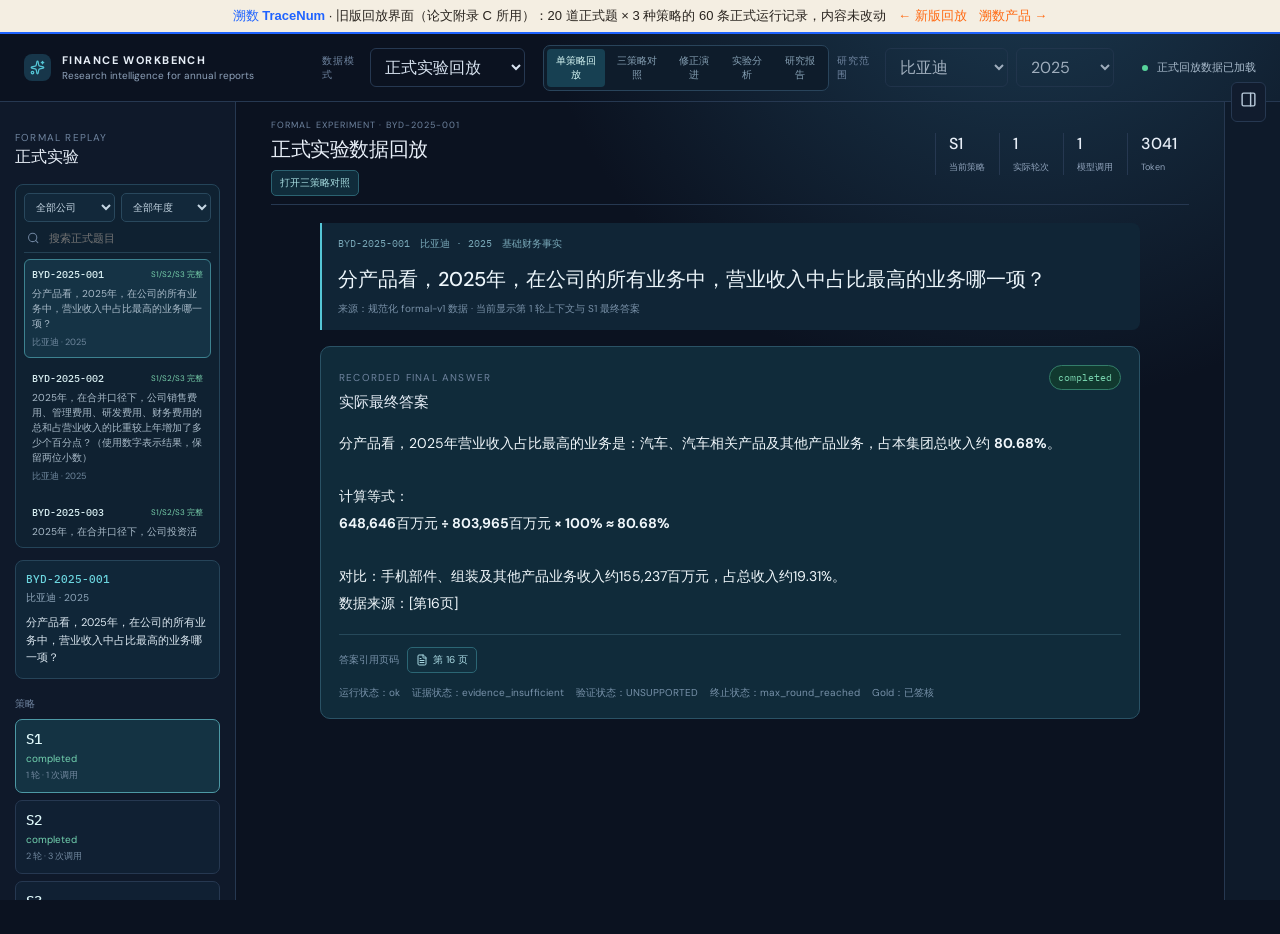
<file: legacy/index.html>
<!doctype html>
<html lang="zh-CN">
  <head>
    <meta charset="UTF-8" />
    <meta name="viewport" content="width=device-width, initial-scale=1.0" />
    <meta name="theme-color" content="#0b1220" />
    <title>溯数 TraceNum · 论文实验回放</title>
    <style>
      .tn-bar{height:34px;box-sizing:border-box;display:flex;align-items:center;justify-content:center;gap:12px;padding:0 16px;background:#F4EEE2;color:#29241F;font:13px/1.2 "PingFang SC","Microsoft YaHei",sans-serif;border-bottom:2px solid #1F63FF;white-space:nowrap}
      .tn-bar span{overflow:hidden;text-overflow:ellipsis}.tn-bar b{color:#1F63FF}
      .tn-bar a{color:#FF6A13;font-weight:600;text-decoration:none;flex:none}.tn-bar a:hover{text-decoration:underline}
      .app-shell{height:calc(100vh - 34px)!important;min-height:0!important}
    </style>
    <link rel="stylesheet" href="./app.css">
  <script type="module" src="./app.js"></script>
</head>
  <body>
    <div class="tn-bar"><span><b>溯数 TraceNum</b> · 旧版回放界面（论文附录 C 所用）：20 道正式题 × 3 种策略的 60 条正式运行记录，内容未改动</span><a href="../">← 新版回放</a><a href="https://github.com/XPIW-1/tracenum" target="_blank" rel="noopener">溯数产品 →</a></div>
    <div id="root"></div>
    
  </body>
</html>
</file>
<file: legacy/app.css>
@import"https://fonts.googleapis.com/css2?family=DM+Sans:wght@400;500;600;700&family=IBM+Plex+Mono:wght@400;500&display=swap";.experiment-analytics-main{min-width:0;min-height:0;overflow:hidden;padding:25px 27px 0;background:linear-gradient(180deg,rgba(17,36,52,.34),transparent 33%)}.analytics-header{display:flex;align-items:flex-start;justify-content:space-between;gap:18px;border-bottom:1px solid var(--line);padding:0 0 18px}.analytics-header h1{font-size:25px;letter-spacing:-.02em;margin:8px 0 7px}.analytics-header p{color:#9db1c4;font-size:11px;line-height:1.7;margin:0;max-width:75ch}.analytics-header-badge{display:inline-flex;align-items:center;gap:7px;white-space:nowrap;border:1px solid #68562f;background:#2a251d;color:#e0c583;border-radius:999px;padding:7px 10px;font:10px IBM Plex Mono,monospace}.analytics-filters{display:flex;align-items:center;gap:7px;flex-wrap:wrap;border-bottom:1px solid var(--line);padding:12px 0;color:#6f849f}.analytics-filters select,.analytics-search{background:#102033;color:#cbdbe8;border:1px solid #29465a;border-radius:5px;padding:7px 8px;font-size:10px}.analytics-search{display:flex;align-items:center;gap:6px;min-width:155px}.analytics-search input{width:100%;min-width:0;border:0;outline:0;background:transparent;color:#d6e4ef;font-size:10px}.analytics-filters select:focus-visible,.analytics-search:focus-within{outline:2px solid var(--cyan);outline-offset:2px}.analytics-scroll{overflow:auto;padding:22px 0 40px;min-height:0}.analytics-section{border-bottom:1px solid var(--line);padding:0 0 25px;margin:0 0 25px}.analytics-section:last-child{border-bottom:0}.analytics-section-heading{display:flex;align-items:flex-end;justify-content:space-between;gap:12px;margin-bottom:13px}.analytics-section-heading h2{font-size:16px;font-weight:500;margin:6px 0 0}.analytics-sample,.analytics-note{color:#758ca4;font-size:9px}.analytics-stat-grid{display:grid;grid-template-columns:repeat(5,minmax(0,1fr));gap:8px}.analytics-stat-grid-compact{grid-template-columns:repeat(6,minmax(0,1fr))}.analytics-stat-card{border:1px solid #28455b;background:linear-gradient(180deg,#122739,#102033);border-radius:7px;padding:11px 10px;min-width:0}.analytics-stat-card.accent{border-color:#327581;background:#123343}.analytics-stat-card span{display:block;color:#7892aa;font-size:9px;line-height:1.4}.analytics-stat-card strong{display:block;color:#e4f3f5;font:500 18px IBM Plex Mono,monospace;margin-top:5px;white-space:nowrap;overflow:hidden;text-overflow:ellipsis}.analytics-stat-card small{display:block;color:#6b859c;font-size:8px;margin-top:4px}.analytics-table-wrap{border:1px solid #28465b;border-radius:7px;overflow:auto;background:#102033}.analytics-table{width:100%;min-width:790px;border-collapse:collapse;font-size:10px}.analytics-table th,.analytics-table td{padding:9px 10px;border-bottom:1px solid rgba(42,70,91,.65);text-align:left;vertical-align:middle;color:#bfd0df}.analytics-table thead th{background:#132a3d;color:#7994a9;font-size:9px;font-weight:500;white-space:nowrap}.analytics-table tbody tr:last-child th,.analytics-table tbody tr:last-child td{border-bottom:0}.analytics-table tbody tr:hover{background:#1a3c4c59}.analytics-table tbody th{font-weight:500;color:#d5e5ed;white-space:nowrap}.analytics-table tbody th small,.analytics-table td small{display:block;color:#70889e;font-size:8px;margin-top:3px;font-weight:400}.strategy-table td strong{display:block;color:#deedf2;font:500 11px IBM Plex Mono,monospace}.strategy-table td small{white-space:nowrap}.strategy-dot{display:inline-block;width:7px;height:7px;border-radius:2px;margin-right:6px;background:#57c6d2}.strategy-dot.s2{background:#8ba7e8}.strategy-dot.s3{background:#d0aa65}.analytics-bar{display:block;min-width:62px;height:7px;background:#1b3244;border-radius:99px;overflow:hidden}.analytics-bar i{display:block;height:100%;border-radius:99px;background:#57c6d2}.analytics-bar-s2 i{background:#8ba7e8}.analytics-bar-s3 i{background:#d0aa65}.analytics-subheading{display:flex;align-items:baseline;justify-content:space-between;margin:21px 0 9px}.analytics-subheading h3{font-size:12px;font-weight:500;margin:0;color:#d7e7ee}.analytics-subheading span{font-size:9px;color:#718aa0}.compact-table{min-width:780px}.compact-table td,.compact-table th{padding:8px 9px}.analytics-link,.analytics-metric-button{border:0;background:transparent;color:#9fdae0;text-align:left;padding:0;display:inline-flex;align-items:center;gap:4px;font-size:10px}.analytics-link:hover,.analytics-metric-button:hover{text-decoration:underline;text-underline-offset:3px;color:#e0ffff}.analytics-metric-button{display:grid;gap:2px}.analytics-metric-button b{font:500 10px IBM Plex Mono,monospace;color:#d4e9ec}.analytics-metric-button span{font-size:8px;color:#71899e}.analytics-muted{color:#677f95;font-size:9px}.analytics-flag{display:inline-flex;border:1px solid #67522d;border-radius:3px;padding:2px 4px;color:#d6b875;font-size:8px}.analytics-paired{margin-top:1px}.analytics-mini-card{border:1px solid #29465c;background:#112437;border-radius:7px;padding:11px;display:grid;gap:7px;min-width:0}.analytics-mini-card>strong{font:500 13px IBM Plex Mono,monospace;color:#c8f0f1;border-bottom:1px solid #29465c;padding-bottom:6px}.analytics-mini-card span{display:flex;justify-content:space-between;gap:6px;color:#7891a6;font-size:9px}.analytics-mini-card b{color:#d5e9ef;font:500 10px IBM Plex Mono,monospace}.analytics-evidence-note{display:flex;align-items:center;gap:7px;border:1px solid #29485a;background:#102839;color:#83a6b4;border-radius:5px;padding:9px 10px;margin:12px 0;font-size:9px;line-height:1.5}.analytics-icon-button{display:inline-grid;place-items:center;width:25px;height:25px;border:1px solid #315669;background:#122c3c;color:#9cd4da;border-radius:4px}.analytics-icon-button:hover{border-color:#68c5ce;background:#173f4d}.analytics-table-foot{color:#71899e;font-size:9px;padding:8px 10px;margin:0;border-top:1px solid rgba(42,70,91,.65)}.analytics-sort{display:inline-flex;align-items:center;gap:4px;border:0;background:transparent;color:#7994a9;font-size:9px;padding:0}.analytics-sort:hover{color:#cceff2}.analytics-feedback-grid{display:grid;grid-template-columns:1.15fr 1fr 1fr;gap:9px}.analytics-feedback-card{border:1px solid #28465b;background:#112438;border-radius:7px;padding:12px}.analytics-feedback-card h3{font-size:11px;color:#d0e0e9;font-weight:500;margin:0 0 12px}.analytics-feedback-row{display:grid;grid-template-columns:minmax(0,1fr) auto;gap:7px;align-items:center;margin:9px 0;color:#8299ad;font-size:9px}.analytics-feedback-row b{color:#d9eaee;font:500 10px IBM Plex Mono,monospace}.analytics-feedback-row .analytics-bar{grid-column:1 / -1;width:100%;height:5px}.analytics-quality-list{display:grid;gap:9px}.analytics-quality-list span{display:flex;justify-content:space-between;color:#7d95a9;font-size:9px}.analytics-quality-list b{color:#dcecef;font:500 10px IBM Plex Mono,monospace}.analytics-anomaly-list{display:grid;grid-template-columns:repeat(2,minmax(0,1fr));gap:7px}.analytics-anomaly{display:flex;align-items:center;gap:8px;width:100%;border:1px solid #59492d;background:#282219;color:#d5bb7a;border-radius:6px;padding:9px 10px;text-align:left}.analytics-anomaly:hover{border-color:#a08444;background:#32291b}.analytics-anomaly>span{display:grid;gap:3px;min-width:0;flex:1}.analytics-anomaly b{font-size:10px;font-weight:500;color:#e5cf95}.analytics-anomaly small{font-size:8px;color:#aa9365;white-space:nowrap;overflow:hidden;text-overflow:ellipsis}.analytics-empty{border:1px dashed #304b5e;border-radius:6px;padding:16px;color:#7790a2;font-size:10px;text-align:center}.analytics-source-warnings{display:grid;gap:6px;border:1px solid #5d4c2d;background:#292219;color:#d1b472;padding:10px;margin-top:11px;border-radius:6px;font-size:9px;line-height:1.5}.analytics-source-warnings strong{font-size:10px;color:#e1c47c}.analytics-source-warnings span{color:#bca56f}.analytics-warning-text{color:#d4b16c}.analytics-table button:focus-visible,.analytics-anomaly:focus-visible{outline:2px solid var(--cyan);outline-offset:2px}@media(max-width:1279px){.experiment-analytics-main{padding-left:19px;padding-right:19px}.analytics-stat-grid{grid-template-columns:repeat(5,minmax(100px,1fr));overflow:auto}.analytics-stat-grid-compact{grid-template-columns:repeat(3,minmax(130px,1fr));overflow:visible}.analytics-feedback-grid{grid-template-columns:1fr 1fr}.analytics-feedback-card:last-child{grid-column:1 / -1}.analytics-anomaly-list{grid-template-columns:1fr 1fr}}@media(max-width:1023px){.experiment-analytics-main{padding:16px 12px 0}.analytics-header{display:block}.analytics-header-badge{margin-top:12px}.analytics-header h1{font-size:20px}.analytics-filters{align-items:stretch}.analytics-filters select,.analytics-search{flex:1 1 120px}.analytics-scroll{padding-top:16px}.analytics-section-heading{display:block}.analytics-note,.analytics-sample{display:block;margin-top:6px}.analytics-stat-grid{grid-template-columns:repeat(2,minmax(0,1fr));overflow:visible}.analytics-stat-grid-compact{grid-template-columns:repeat(2,minmax(0,1fr))}.analytics-feedback-grid{grid-template-columns:1fr}.analytics-feedback-card:last-child{grid-column:auto}.analytics-anomaly-list{grid-template-columns:1fr}.analytics-evidence-summary{grid-template-columns:repeat(2,minmax(0,1fr))}}.analytics-evidence-summary{display:grid;grid-template-columns:repeat(6,minmax(0,1fr));gap:7px;margin-top:10px}.analytics-evidence-summary>div{border:1px solid #29465c;background:#112437;border-radius:6px;padding:8px 9px;display:grid;gap:4px}.analytics-evidence-summary span{font-size:8px;color:#7791a5;line-height:1.35}.analytics-evidence-summary b{font:500 12px IBM Plex Mono,monospace;color:#d9eff0}.strategy-table{min-width:980px}@media(max-width:1023px){.analytics-evidence-summary{grid-template-columns:repeat(2,minmax(0,1fr))}}.analytics-source-warning-link{display:flex;align-items:center;justify-content:space-between;gap:8px;border:1px solid transparent;background:transparent;color:#bca56f;padding:4px 2px;text-align:left}.analytics-source-warning-link:hover{border-color:#6a5631;background:#33291b}.analytics-source-warning-link>span{display:grid;gap:2px}.analytics-source-warning-link b{font-size:9px;color:#e1c47c}.analytics-source-warning-link small{font-size:8px;color:#bca56f}.analytics-source-warning-link svg{flex:0 0 auto}.research-brief-main{min-width:0;min-height:0;overflow:hidden;padding:24px 28px 0;background:linear-gradient(180deg,rgba(17,36,52,.34),transparent 34%);display:flex;flex-direction:column}.brief-header{display:flex;justify-content:space-between;gap:20px;border-bottom:1px solid var(--line);padding-bottom:18px}.brief-header h1{font-size:24px;letter-spacing:-.02em;margin:8px 0 6px}.brief-header p{color:var(--muted);font-size:11px;margin:0}.brief-header-status{align-self:flex-start;display:flex;align-items:center;gap:7px;color:#8ce2c4;border:1px solid #285c55;background:#102d2c;padding:7px 10px;border-radius:6px;font-size:10px;white-space:nowrap}.brief-controls{padding:16px 0 11px;border-bottom:1px solid var(--line)}.brief-type-tabs{display:flex;gap:7px;flex-wrap:wrap}.brief-type-tabs button{display:grid;gap:4px;min-width:180px;text-align:left;background:#102033;border:1px solid var(--line);color:#a5b7c9;border-radius:7px;padding:9px 11px}.brief-type-tabs button:hover,.brief-type-tabs button.is-selected{border-color:#4b98a4;background:#143343;color:#e0f6f5}.brief-type-tabs strong{font-size:11px;font-weight:500}.brief-type-tabs small{font-size:9px;color:#7088a0}.brief-type-tabs button.is-selected small{color:#8bc9ca}.brief-select-row{display:flex;align-items:end;gap:12px;flex-wrap:wrap;margin-top:13px}.brief-select-row label{display:grid;gap:5px;color:#7d95ab;font-size:10px}.brief-select-row select{min-width:180px;background:#0f1e30;color:#d9e6ef;border:1px solid var(--line);border-radius:5px;padding:7px 28px 7px 9px;font-size:11px}.brief-data-source{font:9px IBM Plex Mono,monospace;color:#6d8299;padding-bottom:8px}.brief-error{display:flex;align-items:center;gap:8px;margin-top:11px;padding:8px 10px;border:1px solid #75434a;background:#2b1d26;color:#efb6b8;border-radius:6px;font-size:10px}.brief-error button{margin-left:auto;display:inline-flex;gap:5px;align-items:center;border:1px solid #8b5257;background:transparent;color:#f0c7c8;border-radius:4px;padding:5px 8px;font-size:10px}.brief-state{margin:20px 0;border:1px dashed #356276;background:#102736;color:#9cc9d2;border-radius:7px;padding:14px;font-size:11px}.brief-export-bar,.brief-csv-section{display:flex;justify-content:space-between;align-items:center;gap:16px;border:1px solid #264459;background:#102638;border-radius:8px;padding:11px 13px;margin:12px 0}.brief-export-bar strong,.brief-csv-section strong{display:block;color:#cce6ed;font-size:11px;font-weight:500}.brief-export-bar span,.brief-csv-section span{display:block;color:#7690a4;font-size:9px;margin-top:3px}.brief-export-actions,.brief-csv-grid{display:flex;gap:7px;flex-wrap:wrap}.brief-export-actions button,.brief-csv-grid button{display:inline-flex;align-items:center;gap:6px;border:1px solid #2c6676;background:#112e3c;color:#b9e8e8;border-radius:5px;padding:7px 9px;font-size:10px}.brief-export-actions button:hover,.brief-csv-grid button:hover{border-color:#61cbd0;background:#174552}.brief-csv-section{display:block;background:#0f2231;border-color:#244c5f}.brief-csv-grid{margin-top:9px}.brief-csv-grid button{color:#a9cbd0;background:#122b3a}.brief-export-message{color:#7dd9c4;font-size:10px;margin:-3px 0 8px}.brief-preview-shell{min-height:0;overflow:auto;border:1px solid #243c50;background:#0c1827;border-radius:9px;margin-bottom:22px}.brief-preview-toolbar{position:sticky;top:0;z-index:1;display:flex;justify-content:space-between;gap:12px;padding:9px 13px;border-bottom:1px solid #22394d;background:#102238;color:#aac0d1;font-size:10px}.brief-html-preview{max-width:980px;background:#fff;color:#172231;margin:20px auto;padding:26px 30px;border-radius:8px;box-shadow:0 12px 26px #030b1426;line-height:1.65}.brief-html-preview h1{font-size:24px;line-height:1.25;margin:0 0 20px;color:#0d2a3b}.brief-html-preview h2{font-size:17px;margin:28px 0 9px;padding-bottom:6px;border-bottom:1px solid #e4e9ee;color:#174a5b}.brief-html-preview h3{font-size:14px;margin:20px 0 7px;color:#20596a}.brief-html-preview p{font-size:12px;margin:7px 0}.brief-html-preview .report-bullet{padding-left:14px;position:relative}.brief-html-preview .report-bullet:before{content:"•";position:absolute;left:0;color:#168b97}.brief-html-preview table{width:100%;border-collapse:collapse;margin:10px 0 18px;font-size:11px;table-layout:fixed;word-break:break-word}.brief-html-preview td{border:1px solid #dce5ea;padding:7px;vertical-align:top}.brief-html-preview tr:first-child td{font-weight:600;background:#eef7f7}.brief-markdown-preview{margin:0;padding:22px 25px;color:#d3e3ed;font:11px/1.7 IBM Plex Mono,monospace;white-space:pre-wrap;word-break:break-word}@media(max-width:1279px){.research-brief-main{padding-left:19px;padding-right:19px}.brief-html-preview{margin:15px;padding:20px}.brief-type-tabs button{min-width:155px}}@media(max-width:1023px){.research-brief-main{padding:15px 12px 0}.brief-header{display:block}.brief-header-status{margin-top:10px;width:max-content}.brief-header h1{font-size:20px}.brief-export-bar{display:block}.brief-export-actions{margin-top:10px}.brief-csv-section{display:block}.brief-preview-shell{margin-bottom:15px}.brief-html-preview{margin:10px;padding:16px}.brief-html-preview table{font-size:10px;min-width:620px}.brief-html-preview{overflow:auto}.brief-select-row select{min-width:150px}}.self-correction-main{min-width:0;min-height:0;overflow:auto;padding:28px 28px 42px;background:linear-gradient(180deg,rgba(17,36,52,.34),transparent 40%)}.self-correction-header{display:flex;justify-content:space-between;align-items:flex-start;gap:24px;border-bottom:1px solid var(--line);padding-bottom:18px}.self-correction-header h1{font-size:25px;letter-spacing:-.02em;margin:9px 0 7px}.self-correction-header p{max-width:70ch;color:#a6b8c9;font-size:12px;line-height:1.7;margin:0}.self-correction-header-meta{display:flex;gap:8px;flex-wrap:wrap;color:#8fa8ba;font:9px IBM Plex Mono,monospace}.self-correction-header-meta span{display:inline-flex;align-items:center;gap:5px;border:1px solid #29475b;background:#102536;border-radius:5px;padding:7px 8px}.self-correction-panel{border-top:1px solid #29475b;margin-top:20px;padding-top:17px}.self-correction-section-head{display:flex;justify-content:space-between;align-items:flex-end;gap:14px}.self-correction-section-head h2{font-size:15px;margin:6px 0 0}.self-correction-section-note{color:#718a9f;font-size:9px}.self-correction-view-toggle{display:inline-flex;gap:4px}.self-correction-view-toggle button{display:inline-flex;align-items:center;gap:5px;border:1px solid var(--line);background:#102033;color:#8fa8ba;border-radius:5px;padding:7px 8px;font-size:9px}.self-correction-view-toggle button:hover,.self-correction-view-toggle button.is-active{border-color:#4d99a5;background:#153746;color:#e3ffff}.self-correction-round-tabs{display:flex;gap:5px;overflow:auto;margin-top:13px;padding-bottom:2px}.self-correction-round-tabs button{display:grid;gap:3px;min-width:98px;border:1px solid #29475b;background:#102536;color:#8fa8ba;border-radius:6px;padding:8px 10px;text-align:left;font-size:10px}.self-correction-round-tabs button:hover,.self-correction-round-tabs button.is-active{border-color:#55aeb5;background:#153546;color:#e3ffff}.self-correction-round-tabs small{color:#6f94a2;font:8px IBM Plex Mono,monospace}.self-correction-answer-stage{border:1px solid #29475b;background:#102536;border-radius:7px;margin-top:9px;padding:12px}.self-correction-answer-meta{display:flex;align-items:center;gap:8px;flex-wrap:wrap;border-bottom:1px solid #29475b;padding-bottom:9px;color:#718da0;font:8px IBM Plex Mono,monospace}.self-correction-answer-meta strong{color:#cdecef;font-size:10px}.self-correction-diff,.self-correction-full-answer{white-space:pre-wrap;color:#d7e9ef;font-size:11px;line-height:1.75;margin:11px 0 0}.self-correction-diff .diff-added{background:#288d874d;color:#e4ffff;border-radius:2px;box-shadow:0 0 0 1px #4dbeb62b}.self-correction-diff .diff-removed{background:#86465347;color:#ffc6c6;text-decoration:line-through;border-radius:2px}.self-correction-diff .diff-number-note{display:flex;align-items:center;gap:4px;border-top:1px solid #29475b;margin-top:10px;padding-top:8px;color:#d7b979;font:9px IBM Plex Mono,monospace}.self-correction-full-answer{max-height:220px;overflow:hidden}.self-correction-full-answer.is-expanded{max-height:none}.self-correction-expand{display:inline-flex;align-items:center;gap:4px;border:0;background:transparent;color:#76c7ce;padding:8px 0 0;font-size:9px}.self-correction-feedback-list,.self-correction-retrieval-list{display:grid;gap:7px;margin-top:12px}.self-correction-feedback{display:grid;gap:6px;width:100%;border:1px solid #29475b;background:#102536;color:inherit;border-radius:6px;padding:9px;text-align:left}.self-correction-feedback:hover{border-color:#55aeb5;background:#153546}.self-correction-feedback>div{display:flex;align-items:baseline;gap:8px;flex-wrap:wrap}.self-correction-feedback strong{color:#cdecef;font-size:10px}.self-correction-feedback span{color:#a6d3d3;font-size:9px}.self-correction-feedback small{color:#718da0;font:8px IBM Plex Mono,monospace}.self-correction-feedback p{white-space:pre-wrap;color:#9ab2be;font-size:9px;line-height:1.55;margin:0}.self-correction-retrieval-list article{border:1px solid #29475b;background:#102536;border-radius:6px;padding:9px}.self-correction-retrieval-list article header{display:flex;justify-content:space-between;gap:9px;align-items:baseline;color:#718da0;font:8px IBM Plex Mono,monospace}.self-correction-retrieval-list article header strong{color:#cdecef;font-size:10px}.self-correction-evidence-delta{display:grid;grid-template-columns:repeat(2,minmax(0,1fr));gap:9px 12px;border-top:1px solid #29475b;margin-top:9px;padding-top:9px}.self-correction-evidence-delta>div{min-width:0}.self-correction-evidence-delta>div>span{display:block;color:#718da0;font-size:8px;margin-bottom:5px}.self-correction-id-list{display:flex;gap:4px;flex-wrap:wrap;max-height:70px;overflow:auto}.self-correction-id-list button,.self-correction-rank-changes button{max-width:100%;overflow:hidden;text-overflow:ellipsis;white-space:nowrap;border:1px solid #2e6773;background:#123340;color:#a9e1e2;border-radius:3px;padding:4px 5px;font:8px IBM Plex Mono,monospace}.self-correction-id-list button:hover,.self-correction-rank-changes button:hover{border-color:#68cbd0;background:#174452;color:#efffff}.self-correction-id-list.is-removed button{border-color:#6b4650;background:#32232c;color:#d7a8ad}.self-correction-id-list em,.self-correction-rank-changes em{color:#c09f66;font-size:8px;font-style:normal}.self-correction-rank-changes{grid-column:1 / -1}.self-correction-rank-changes button{display:inline-flex;align-items:center;gap:4px;margin:0 4px 4px 0}.self-correction-rank-changes button b{font-weight:400}.self-correction-cost-table{border:1px solid #29475b;border-radius:6px;overflow:auto;margin-top:12px}.self-correction-cost-row{display:grid;grid-template-columns:76px repeat(5,minmax(80px,1fr));min-width:530px}.self-correction-cost-row+.self-correction-cost-row{border-top:1px solid #29475b}.self-correction-cost-row span{padding:8px 7px;border-right:1px solid rgba(42,69,88,.7);background:#102033;color:#d3e5ec;font:9px IBM Plex Mono,monospace}.self-correction-cost-row span:last-child{border-right:0}.self-correction-cost-row.self-correction-cost-head span{background:#12283a;color:#8aa4b7;font-size:8px}.self-correction-stop{display:flex;gap:8px;flex-wrap:wrap;margin-top:10px;color:#718da0;font-size:9px}.self-correction-stop span{border:1px solid #29475b;background:#102536;border-radius:4px;padding:6px 7px}.self-correction-stop b{color:#d0e7e8;font:500 9px IBM Plex Mono,monospace}.self-correction-empty{display:flex;align-items:center;justify-content:center;gap:6px;border:1px dashed #35576b;background:#102637;color:#8eacba;border-radius:6px;padding:17px 10px;margin-top:12px;text-align:center;font-size:10px}.self-correction-main button:focus-visible{outline:2px solid var(--cyan);outline-offset:2px}@media(max-width:1279px){.self-correction-main{padding:22px 19px 35px}}@media(max-width:1023px){.self-correction-main{padding:16px 12px 30px}.self-correction-header{display:block}.self-correction-header h1{font-size:20px}.self-correction-header-meta{margin-top:12px}.self-correction-section-head{display:block}.self-correction-view-toggle{margin-top:12px}.self-correction-evidence-delta{grid-template-columns:1fr}}:root{font-family:DM Sans,Microsoft YaHei,sans-serif;color:#e7eef7;background:#0b1220;font-synthesis:none;text-rendering:optimizeLegibility;--bg:#0b1220;--panel:#111c2e;--panel2:#17243a;--line:#263851;--muted:#8fa2ba;--cyan:#55c6d6;--amber:#d6a85d;--red:#f07178}*{box-sizing:border-box}html,body,#root{height:100%;overflow:hidden}body{margin:0;min-width:1024px;background:var(--bg)}button,input,textarea,select{font:inherit}button{cursor:pointer}button:focus-visible,input:focus-visible,textarea:focus-visible,select:focus-visible{outline:2px solid var(--cyan);outline-offset:2px}.app-shell{min-height:100vh;background:radial-gradient(circle at 80% -15%,#1c3b52 0,transparent 35%),var(--bg)}.topbar{height:68px;border-bottom:1px solid var(--line);display:flex;align-items:center;padding:0 24px;gap:28px}.brand{display:flex;align-items:center;gap:11px;min-width:270px}.brand-mark{width:27px;height:27px;border-radius:8px;display:grid;place-items:center;background:#17364a;color:var(--cyan)}.brand b{display:block;font-size:11px;letter-spacing:.13em}.brand span{display:block;color:var(--muted);font-size:10px;margin-top:2px}.context-picker{display:flex;align-items:center;gap:8px;flex:1}.context-label,.eyebrow{font-size:10px;letter-spacing:.12em;color:#6f849f;text-transform:uppercase}.context-picker select{background:transparent;color:#d9e4f1;border:1px solid var(--line);border-radius:6px;padding:7px 27px 7px 10px}.top-actions{display:flex;align-items:center;gap:16px}.status-dot{color:#a8bacb;font-size:11px;white-space:nowrap}.status-dot span{display:inline-block;width:6px;height:6px;border-radius:50%;background:#57d39b;margin-right:6px}.ghost-button,.icon-button,.clear-button{border:1px solid var(--line);background:transparent;color:#c4d2e2;border-radius:6px;padding:7px 10px;display:inline-flex;gap:7px;align-items:center;font-size:11px}.workspace{display:grid;grid-template-columns:236px minmax(500px,1fr) 340px;height:calc(100vh - 68px);min-height:0}.sidebar,.evidence-column{background:#111c2eb8;min-height:0;overflow:auto}.workspace.history-hidden{grid-template-columns:0 minmax(500px,1fr) 340px}.workspace.evidence-hidden{grid-template-columns:236px minmax(500px,1fr)}.workspace.history-hidden.evidence-hidden{grid-template-columns:0 minmax(500px,1fr)}.sidebar.collapsed{display:none}.sidebar{border-right:1px solid var(--line);padding:23px 15px;display:flex;flex-direction:column}.sidebar-head-actions{display:flex;gap:7px;align-items:center}.new-session-button{border:1px solid #2d7180;background:#122f3b;color:#bde9ec;border-radius:6px;padding:7px 9px;display:inline-flex;gap:5px;align-items:center;font-size:10px;white-space:nowrap}.sidebar-head,.evidence-head{display:flex;align-items:flex-start;justify-content:space-between}.sidebar h2,.evidence-head h2{font-size:16px;margin:7px 0 0}.search-box{display:flex;gap:8px;align-items:center;border-bottom:1px solid var(--line);padding:17px 4px 10px;color:#6f849f}.search-box input{width:100%;border:0;background:transparent;color:#dce7f4;font-size:11px;outline:0}.session-list{flex:1;overflow:auto;padding-top:8px}.session-item{display:block;text-align:left;width:100%;border:0;border-left:2px solid transparent;background:transparent;color:#b8c6d8;padding:11px 9px;border-radius:0 6px 6px 0}.session-item:hover{background:#17243a;border-left-color:var(--cyan)}.session-company,.session-time{display:block;color:#6f849f;font-size:10px}.session-item strong{display:block;font-size:11px;line-height:1.5;color:#c9d7e6;margin:4px 0 6px;white-space:nowrap;overflow:hidden;text-overflow:ellipsis;font-weight:500}.empty-history{padding:28px 10px;color:#7489a4;text-align:center}.empty-history p{font-size:11px;margin:10px 0 4px}.empty-history span{font-size:10px;line-height:1.5;display:block}.sidebar-foot{display:flex;align-items:center;justify-content:space-between;color:#687d96;font-size:10px;border-top:1px solid var(--line);padding-top:12px}.clear-button{border:0;padding:0;color:#869ab2}.reopen-sidebar{position:fixed;left:12px;top:83px;border:1px solid var(--line);background:var(--panel);color:#b8c9da;padding:8px;border-radius:6px}.main-column{padding:32px 35px 22px;display:flex;flex-direction:column;min-width:0;min-height:0;overflow:hidden}.research-header{display:flex;justify-content:space-between;border-bottom:1px solid var(--line);padding-bottom:21px}.research-header h1{font-size:25px;letter-spacing:-.02em;margin:10px 0 6px}.research-header p{font-size:12px;color:var(--muted);margin:0}.header-stats{display:flex;gap:22px;align-items:flex-start}.header-stats div{border-left:1px solid var(--line);padding-left:13px}.header-stats b{display:block;font-size:18px;font-weight:500}.header-stats span{font-size:10px;color:var(--muted)}.conversation{flex:1;padding:28px 0;overflow:auto}.welcome{max-width:640px;margin:12vh auto 0}.welcome-icon{width:48px;height:48px;border:1px solid #2e556c;color:var(--cyan);display:grid;place-items:center;border-radius:12px;background:#102637}.welcome h2{font-size:20px;margin:16px 0 7px}.welcome p{color:var(--muted);font-size:12px}.starter-grid{display:grid;grid-template-columns:1fr 1fr;gap:10px;margin-top:24px}.starter-grid button{background:var(--panel);border:1px solid var(--line);color:#d5e0ed;text-align:left;padding:14px;border-radius:8px;position:relative}.starter-grid button:hover{border-color:#3c8090}.starter-grid span{color:var(--cyan);display:block;font-size:10px;margin-bottom:7px}.starter-grid b{display:block;font-size:11px;line-height:1.6;font-weight:500;padding-right:16px}.starter-grid svg{position:absolute;right:13px;bottom:13px;color:#6d859c}.message-block{margin:0 auto 29px;max-width:800px}.question-row,.answer-row{display:flex;gap:12px}.question-row{margin:0 0 15px auto;max-width:82%;flex-direction:row-reverse;justify-content:flex-start}.question-row>div{text-align:right}.answer-row{max-width:90%}.avatar{width:26px;height:26px;flex:0 0 26px;border-radius:7px;display:grid;place-items:center;font-size:10px}.avatar.user{background:#25364e;color:#c9d9e7}.avatar.assistant{background:#183c47;color:var(--cyan)}.message-label{font-size:10px;letter-spacing:.08em;color:#7890aa;text-transform:uppercase}.question-row p{font-size:13px;color:#ced9e5;margin:6px 0 0;line-height:1.6}.answer-content{min-width:0;flex:1}.answer-meta{display:flex;gap:10px;align-items:center}.confidence{display:inline-flex;gap:4px;align-items:center;color:#67d3b0;font-size:10px}.confidence.low{color:var(--amber)}.answer-text{font-size:14px;color:#eff5fb;line-height:1.9;margin:10px 0 12px}.answer-text strong{color:#6cd5df;font-weight:600}.citation-row{display:flex;gap:7px;flex-wrap:wrap}.citation-row button{display:inline-flex;align-items:center;gap:5px;color:#9bcee2;border:1px solid #275267;background:#102837;border-radius:5px;padding:5px 8px;font-size:10px}.insufficient-note{display:flex;align-items:center;gap:7px;background:#2a251b;border:1px solid #58452a;color:#d2b276;border-radius:5px;padding:9px 10px;font-size:11px}.loading-row{display:flex;gap:12px;max-width:800px;margin:5px auto}.loading-card{border:1px solid var(--line);background:var(--panel);padding:13px 15px;border-radius:8px;flex:1}.loading-title{font-size:11px;color:#cbd7e4}.pulse{display:inline-block;width:7px;height:7px;background:var(--cyan);border-radius:50%;margin-right:6px;box-shadow:0 0 0 4px #55c6d622}.loading-steps{display:flex;gap:14px;color:#71869f;font-size:10px;margin-top:8px}.composer-wrap{max-width:800px;width:100%;margin:0 auto}.composer{border:1px solid #36506b;background:#111e31;border-radius:9px;padding:12px 13px}.composer textarea{resize:none;width:100%;border:0;background:transparent;color:#e7eef7;outline:0;line-height:1.6;font-size:12px}.composer textarea::placeholder{color:#617792}.composer-foot{display:flex;align-items:center;justify-content:space-between;color:#627995;font-size:10px;margin-top:7px}.send-button{border:0;background:var(--cyan);color:#08131e;width:29px;height:29px;border-radius:7px;display:grid;place-items:center}.send-button:disabled{opacity:.35;cursor:not-allowed}.composer-hint{display:flex;align-items:center;gap:5px;color:#627995;font-size:10px;margin-top:9px}.evidence-column{border-left:1px solid var(--line);padding:23px 17px}.evidence-head svg{color:#6f849f}.evidence-toggle{position:fixed;right:14px;top:82px;border:1px solid var(--line);background:var(--panel);color:#b8c9da;padding:8px;border-radius:6px;z-index:5}.trace-summary{display:flex;gap:24px;border-bottom:1px solid var(--line);padding:19px 0 15px}.trace-summary b{display:block;font-size:18px}.trace-summary span{font-size:10px;color:var(--muted)}.timeline{padding:18px 0 4px}.timeline-item{display:flex;gap:10px;min-height:47px}.timeline-line{width:15px;display:flex;flex-direction:column;align-items:center}.timeline-dot{width:15px;height:15px;border-radius:50%;display:grid;place-items:center;background:#1f5960;color:#78dfd2}.timeline-item.warning .timeline-dot{background:#574423;color:#e5bc70}.timeline-line i{display:block;width:1px;flex:1;background:#294053;margin:4px 0}.timeline-copy{flex:1}.timeline-copy>div{display:flex;justify-content:space-between;gap:10px}.timeline-copy strong{font-size:11px;color:#c9d7e5;font-weight:500}.timeline-copy span{font:10px IBM Plex Mono,monospace;color:#6f849f}.timeline-copy p{font-size:10px;color:#7f93aa;margin:3px 0 10px}.evidence-heading{display:flex;justify-content:space-between;border-top:1px solid var(--line);padding:15px 0 9px;color:#c9d7e5;font-size:11px}.evidence-heading em{font-style:normal;color:#71869f;font-size:10px}.evidence-list{display:flex;flex-direction:column;gap:8px}.evidence-card{color:#cedbe8;background:#132136;border:1px solid var(--line);text-align:left;padding:11px;border-radius:7px}.evidence-card:hover,.evidence-card.selected{border-color:#3e8390;background:#172c3d}.evidence-card-head{display:flex;justify-content:space-between;align-items:center;color:#79c7d4;font-size:10px}.evidence-card-head small{display:flex;align-items:center;gap:3px;color:#72caa8;font-size:9px}.evidence-card>strong{display:block;font-size:11px;margin:8px 0 5px}.evidence-card p{font-size:10px;line-height:1.6;color:#8398af;margin:0}.evidence-empty,.trace-empty{border:1px dashed #30445b;color:#71869f;padding:24px 13px;text-align:center;border-radius:7px}.evidence-empty b,.trace-empty b{display:block;font-size:11px;color:#b2c3d4;margin:9px 0 5px}.evidence-empty p,.trace-empty p{font-size:10px;line-height:1.6;margin:0}.followup-suggestion{width:100%;margin-top:14px;border:1px solid #355565;background:#112936;color:#c8e4e7;text-align:left;padding:11px;border-radius:7px}.followup-suggestion span{display:block;color:#71cfd6;font-size:10px;margin-bottom:5px}.followup-suggestion b{font-size:11px;line-height:1.5;font-weight:500}.followup-suggestion svg{float:right;margin-top:-14px;color:#71cfd6}@media(max-width:1200px){.workspace{grid-template-columns:210px minmax(470px,1fr) 300px}.main-column{padding:27px 22px}.topbar{padding:0 16px;gap:15px}.brand{min-width:235px}}.sidebar.collapsed{display:flex;width:0;min-width:0;padding-left:0;padding-right:0;border-right:0;overflow:hidden;opacity:0;pointer-events:none}.workspace.history-hidden .main-column{grid-column:2}.sidebar{overflow:hidden}.session-list,.evidence-column,.conversation{min-height:0;scrollbar-color:#3d536d transparent;scrollbar-width:thin}.composer-wrap{flex-shrink:0;padding-bottom:8px;background:linear-gradient(to top,var(--bg) 76%,transparent)}.composer textarea{display:block;height:56px;min-height:56px;max-height:130px}.composer{padding:10px 12px}html{scrollbar-color:#3d536d transparent;scrollbar-width:thin}::-webkit-scrollbar{width:8px;height:8px}::-webkit-scrollbar-track{background:transparent}::-webkit-scrollbar-thumb{background:#3d536d;border:2px solid transparent;border-radius:999px;background-clip:padding-box}::-webkit-scrollbar-thumb:hover{background:#58718e;border:2px solid transparent;background-clip:padding-box}.question-row>div{background:#18314a;border:1px solid #2a4b67;border-radius:14px 4px 14px 14px;padding:9px 13px}.answer-content{background:#102636;border:1px solid #21445a;border-radius:4px 14px 14px;padding:11px 14px}.answer-content .answer-text{margin-top:8px}.answer-content .citation-row{margin-top:5px}.workspace.history-hidden{grid-template-columns:56px minmax(500px,1fr) 340px}.workspace.history-hidden.evidence-hidden{grid-template-columns:56px minmax(500px,1fr)}.workspace{transition:grid-template-columns .24s ease}.sidebar{transition:width .24s ease,min-width .24s ease,padding .24s ease,opacity .18s ease}.sidebar.collapsed{width:56px;min-width:56px;display:flex;opacity:1;pointer-events:auto;align-items:flex-start;padding:0;border-right:1px solid var(--line);background:#0e1a2a}.sidebar.collapsed>*{display:none}.reopen-sidebar{left:12px;top:84px;z-index:8;transition:transform .2s ease,background .2s ease}.reopen-sidebar:hover{transform:translate(2px)}.main-column{padding-right:35px}.conversation{padding-right:0}.message-block{cursor:pointer;border:1px solid transparent;border-radius:12px;padding:8px 10px;margin-bottom:18px;transition:border-color .18s ease,background .18s ease}.message-block:hover,.message-block.is-selected{border-color:#23465c;background:#10263647}.message-block:focus-visible{outline:2px solid var(--cyan);outline-offset:2px}.answer-status{display:flex;align-items:center;gap:5px;color:#67d3b0;font-size:10px;margin-top:9px}.answer-status.low{color:var(--amber)}.message-followup{display:flex;align-items:center;gap:9px;margin:10px 0 0 38px;border:0;border-top:1px solid #28475a;background:transparent;color:#96b7c4;padding:9px 2px 3px;text-align:left;width:calc(100% - 38px)}.message-followup span{color:var(--cyan);font-size:10px;white-space:nowrap}.message-followup b{font-size:11px;font-weight:500;line-height:1.5}.message-followup svg{margin-left:auto;color:var(--cyan)}.main-column{padding-top:10px;padding-bottom:6px}.research-header{padding-bottom:8px;align-items:center}.research-header h1{font-size:20px;margin:3px 0 0}.research-header .eyebrow{font-size:9px}.header-stats{gap:16px;align-self:center;align-items:center}.header-stats b{font-size:16px}.header-stats span{font-size:9px}.conversation{padding-top:8px;padding-bottom:18px}.welcome{margin-top:4vh}.welcome h2{font-size:18px;margin:12px 0 5px}.welcome p{font-size:11px}.starter-grid{margin-top:16px}.starter-grid button{padding:11px}.composer-wrap{padding-bottom:0}.composer{padding:7px 10px}.composer textarea{height:42px!important;min-height:42px!important;line-height:1.5}.composer-foot{justify-content:flex-end;margin-top:4px}.message-block{max-width:760px;margin-bottom:14px;padding:6px 8px}.question-row{max-width:68%;margin-bottom:10px}.question-row>div p{margin:0}.answer-row{max-width:92%}.answer-content{flex:0 1 auto;width:fit-content;max-width:90%;padding:8px 11px}.answer-content .answer-text{font-size:13.5px;line-height:1.65;margin:0}.answer-status{margin-top:7px}.message-followup{margin-top:7px;padding-top:7px}.workspace{transition:grid-template-columns .38s cubic-bezier(.22,.8,.25,1)}.message-followups{display:flex;flex-direction:column;gap:0}.workspace.evidence-hidden{grid-template-columns:236px minmax(500px,1fr) 56px}.workspace.history-hidden.evidence-hidden{grid-template-columns:56px minmax(500px,1fr) 56px}.workspace.evidence-hidden:after{content:"";grid-column:3;grid-row:1;background:#0e1a2a;border-left:1px solid var(--line);min-height:100%}.evidence-toggle{right:14px;top:82px;z-index:12}.evidence-action{display:block;color:var(--cyan);font-size:10px;margin-top:8px}.evidence-expanded{display:block;border-top:1px solid #2d5264;margin-top:8px;padding-top:8px;color:#b5c9d6;font-size:10px;line-height:1.6}.answer-content{width:min(100%,760px);max-width:100%}.answer-blocks{display:grid;gap:8px}.answer-block{border-radius:8px;padding:2px 0;transition:background .18s ease,box-shadow .18s ease}.answer-block.is-citation-selected,.answer-fact.is-citation-selected{background:#265c6947;box-shadow:inset 0 0 0 1px #55c6d670;padding:7px 8px}.answer-block.is-citation-selected .answer-text{color:#f6fbff}.answer-facts{display:grid;grid-template-columns:repeat(auto-fit,minmax(145px,1fr));gap:8px;margin:0 0 10px}.answer-fact{display:flex;align-items:flex-end;justify-content:space-between;gap:10px;min-width:0;border:1px solid #24455a;background:#13283a;border-radius:8px;padding:9px 10px;transition:background .18s ease,box-shadow .18s ease}.answer-fact>div{min-width:0}.answer-fact span{display:block;color:#7f9bb4;font-size:10px;margin-bottom:5px}.answer-fact strong{display:block;color:#edf7fb;font:500 16px/1.2 IBM Plex Mono,monospace;white-space:nowrap}.answer-fact .citation-row{justify-content:flex-end}.answer-fact .citation-row button{padding:4px 6px}.citation-row{gap:6px;align-items:center}.citation-row button{transition:background .18s ease,border-color .18s ease,color .18s ease,box-shadow .18s ease}.citation-row button:hover,.citation-row button.is-selected{background:#1b5364;border-color:#5cc5d0;color:#effcff;box-shadow:0 0 0 2px #55c6d624}.answer-text{max-width:75ch}.trace-summary{align-items:center;gap:14px}.trace-toggle{margin-left:auto;display:inline-flex;align-items:center;gap:5px;border:1px solid #2b4d60;background:#102736;color:#a8d4d8;border-radius:6px;padding:6px 8px;font-size:10px}.trace-toggle:hover{border-color:#4f9ca8;background:#153748}.timeline{margin-top:2px}.evidence-card{scroll-margin-block:12px;transition:background .18s ease,border-color .18s ease,box-shadow .18s ease,transform .18s ease}.evidence-card.selected{box-shadow:0 0 0 2px #55c6d629}.evidence-card:focus-visible,.trace-toggle:focus-visible{outline:2px solid var(--cyan);outline-offset:3px}@media(max-width:1279px){body{min-width:0}.workspace{grid-template-columns:236px minmax(0,1fr) minmax(280px,300px)}.workspace.history-hidden{grid-template-columns:56px minmax(0,1fr) minmax(280px,300px)}.workspace.evidence-hidden{grid-template-columns:236px minmax(0,1fr) 56px}.workspace.history-hidden.evidence-hidden{grid-template-columns:56px minmax(0,1fr) 56px}.main-column{padding-left:18px;padding-right:18px}.evidence-column{padding-left:14px;padding-right:14px}.answer-content{width:min(100%,700px)}}@media(max-width:1023px){.topbar{height:60px;padding:0 12px;gap:10px}.brand{min-width:0;flex:1}.brand span,.context-label,.top-actions{display:none}.brand b{font-size:10px}.context-picker{flex:0 0 auto}.context-picker select{max-width:108px;padding:6px 22px 6px 8px;font-size:11px}.workspace,.workspace.history-hidden,.workspace.evidence-hidden,.workspace.history-hidden.evidence-hidden{grid-template-columns:minmax(0,1fr);height:calc(100vh - 60px);position:relative}.workspace.history-hidden .main-column,.workspace.evidence-hidden .main-column,.workspace.history-hidden.evidence-hidden .main-column{grid-column:1}.main-column{padding:12px 12px 8px}.research-header h1{font-size:18px}.header-stats{gap:10px}.header-stats div{padding-left:8px}.conversation{padding-top:14px}.message-block,.answer-row{max-width:100%}.answer-content{width:100%}.answer-facts{grid-template-columns:1fr 1fr}.composer-wrap{max-width:100%}.sidebar,.evidence-column{position:absolute;top:0;bottom:0;z-index:10;width:min(330px,86vw);box-shadow:0 16px 38px #00000061;background:#101c2d}.sidebar{left:0;transform:translate(-105%);transition:transform .24s ease}.workspace:not(.history-hidden) .sidebar{transform:translate(0)}.sidebar.collapsed{display:flex;width:min(330px,86vw);min-width:0;padding:23px 15px;border-right:1px solid var(--line);opacity:1;pointer-events:auto;transform:translate(-105%)}.workspace:not(.history-hidden) .sidebar.collapsed{transform:translate(0)}.workspace:not(.evidence-hidden) .evidence-column{right:0;transform:translate(0)}.evidence-column{transform:translate(105%);transition:transform .24s ease;border-left:1px solid var(--line)}.reopen-sidebar,.evidence-toggle{z-index:12}.reopen-sidebar{left:10px;top:70px}.evidence-toggle{right:10px;top:70px}.workspace:not(.history-hidden):after,.workspace:not(.evidence-hidden):before{content:"";position:absolute;inset:0;background:#030a128a;z-index:9;pointer-events:none}.workspace:not(.history-hidden):after,.workspace:not(.evidence-hidden):before{pointer-events:auto}.workspace:not(.history-hidden) .main-column,.workspace:not(.evidence-hidden) .main-column{filter:brightness(.72)}}@media(prefers-reduced-motion:reduce){.workspace,.sidebar,.evidence-column,.reopen-sidebar,.evidence-toggle,.answer-block,.answer-fact,.citation-row button,.evidence-card{transition:none!important;scroll-behavior:auto!important}}.workspace.analytics-mode{grid-template-columns:minmax(0,1fr)!important}.workspace.analytics-mode .experiment-analytics-main,.workspace.analytics-mode .research-brief-main{grid-column:1;grid-row:1}.sidebar-head h2{margin:0}.header-stats{padding-right:12px}.reopen-sidebar,.evidence-toggle{transform:none;transition:background .18s ease,border-color .18s ease,opacity .18s ease}.reopen-sidebar:hover,.evidence-toggle:hover,.reopen-sidebar:active,.evidence-toggle:active{transform:none;background:#17243a;border-color:#3e8390}@media(max-width:1023px){.header-stats{padding-right:6px}}.formal-sidebar{gap:0;overflow:auto}.formal-sidebar .sidebar-head{margin-bottom:16px}.formal-question-summary{border:1px solid #264459;background:#102638;border-radius:8px;padding:11px 10px}.formal-question-summary strong{display:block;color:#6cd5df;font:500 11px IBM Plex Mono,monospace}.formal-question-summary span{display:block;color:#8fa6ba;font-size:10px;margin-top:5px}.formal-question-summary p{color:#dce8f1;font-size:11px;line-height:1.6;margin:9px 0 0}.formal-section-label{color:#6f849f;font-size:10px;margin:18px 0 8px}.formal-strategy-list,.formal-round-list{display:grid;gap:7px}.formal-strategy-button,.formal-round-button{border:1px solid var(--line);background:#102033;color:#becddd;text-align:left;border-radius:7px;padding:10px;display:grid;gap:4px}.formal-strategy-button:hover,.formal-strategy-button.is-selected,.formal-round-button:hover,.formal-round-button.is-selected{border-color:#4d99a5;background:#143343}.formal-strategy-name{color:#dff8fa;font:500 14px IBM Plex Mono,monospace}.formal-strategy-status{color:#73d3b0;font-size:10px}.formal-strategy-button small,.formal-round-button small{color:#71879e;font-size:9px}.formal-round-button{display:flex;align-items:baseline;justify-content:space-between;gap:8px}.formal-round-button span{font-size:11px;color:#d4e2ec}.formal-round-button.is-selected span{color:#7de0df}.formal-status-card{border-top:1px solid var(--line);margin-top:auto;padding-top:14px;display:grid;gap:9px}.formal-status-card div{display:flex;justify-content:space-between;gap:10px;font-size:10px}.formal-status-card div span{color:#7087a0}.formal-status-card div b{color:#bdd4df;font-weight:500}.formal-status-card p{font-size:9px;line-height:1.5;color:#71879e;margin:0}.formal-main-column{overflow:hidden}.formal-header-stats{gap:14px}.formal-replay-content{flex:1;min-height:0;overflow:auto;padding:18px 0 30px}.formal-question-card,.formal-answer-card{max-width:820px;margin:0 auto}.formal-question-card{border-left:2px solid var(--cyan);background:#102536;padding:14px 16px;border-radius:0 8px 8px 0}.formal-question-meta{display:flex;gap:10px;flex-wrap:wrap;color:#78a7b7;font:10px IBM Plex Mono,monospace}.formal-question-card h2{font-size:20px;line-height:1.6;font-weight:500;margin:12px 0 7px;color:#edf6fb}.formal-question-card p{color:#7890a7;font-size:10px;margin:0}.formal-answer-card{margin-top:16px;border:1px solid #2a5265;background:#102b3a;border-radius:10px;padding:18px}.formal-answer-head{display:flex;justify-content:space-between;align-items:flex-start;gap:10px}.formal-answer-head h2{font-size:15px;margin:6px 0 0}.formal-status-pill{border:1px solid #337d69;color:#77d1ac;background:#11392f;padding:5px 8px;border-radius:999px;font:10px IBM Plex Mono,monospace}.formal-answer-text{white-space:pre-wrap;color:#f0f7fb;font-size:14px;line-height:1.9;margin:18px 0}.formal-answer-citations{display:flex;align-items:center;gap:8px;flex-wrap:wrap;border-top:1px solid #26495a;padding-top:12px}.formal-answer-citations>span{color:#7791a9;font-size:10px}.formal-answer-citations button{display:inline-flex;align-items:center;gap:5px;color:#a9d9e2;background:#112f3e;border:1px solid #2b6674;border-radius:5px;padding:5px 8px;font-size:10px}.formal-answer-citations button:hover,.formal-answer-citations button.is-selected{background:#1b5965;border-color:#65cad0;color:#f4ffff}.formal-answer-citations em{color:#d1b16f;font-size:10px;font-style:normal}.formal-answer-foot{display:flex;gap:12px;flex-wrap:wrap;color:#7791a9;font-size:10px;margin-top:13px}.formal-run-meta{border-bottom:1px solid var(--line);padding:13px 0;display:grid;gap:6px}.formal-run-meta div{display:flex;justify-content:space-between;gap:8px;align-items:baseline}.formal-run-meta span{color:#7188a0;font-size:9px}.formal-run-meta code{color:#a6c7d0;font:9px IBM Plex Mono,monospace;max-width:210px;overflow:hidden;text-overflow:ellipsis;white-space:nowrap}.formal-run-meta b{color:#74d2ae;font-size:10px;font-weight:500}.formal-trace-summary{gap:11px}.formal-evidence-column{overflow:auto}.formal-timeline{max-height:330px;overflow:auto;padding-right:3px}.formal-evidence-heading{margin-top:6px}.formal-evidence-tabs{display:grid;grid-template-columns:repeat(3,1fr);gap:5px;margin:0 0 9px}.formal-evidence-tabs button{border:1px solid var(--line);background:#102033;color:#92a9bd;border-radius:5px;padding:7px 5px;font-size:9px;display:grid;gap:3px}.formal-evidence-tabs button:hover,.formal-evidence-tabs button.is-selected{border-color:#4d99a5;background:#143343;color:#d8f3f3}.formal-evidence-tabs small{color:#6c859c;font:9px IBM Plex Mono,monospace}.formal-evidence-tabs button.is-selected small{color:#83d9d8}.formal-evidence-list{display:grid;gap:8px;padding-bottom:18px}.formal-evidence-card{border:1px solid var(--line);background:#122439;color:#cbd9e4;text-align:left;border-radius:7px;padding:10px;display:block}.formal-evidence-card:hover,.formal-evidence-card.is-selected{border-color:#4b9ba5;background:#153342;box-shadow:0 0 0 2px #55c6d624}.formal-evidence-card-head{display:flex;justify-content:space-between;gap:8px;align-items:baseline}.formal-evidence-card-head strong{color:#b9ecf0;font:500 9px IBM Plex Mono,monospace;overflow:hidden;text-overflow:ellipsis;white-space:nowrap}.formal-evidence-card-head span{color:#7bcbd4;font-size:10px;white-space:nowrap}.formal-evidence-meta{display:flex;gap:5px;flex-wrap:wrap;margin:7px 0;color:#7088a0;font:9px IBM Plex Mono,monospace}.formal-evidence-meta span{border:1px solid #243e55;padding:3px 4px;border-radius:3px}.formal-evidence-card p{color:#9aafc0;font-size:10px;line-height:1.6;white-space:pre-wrap;max-height:205px;overflow:auto;margin:0}.formal-evidence-card.is-selected p{max-height:none}.formal-evidence-card:focus-visible,.formal-strategy-button:focus-visible,.formal-round-button:focus-visible,.formal-evidence-tabs button:focus-visible{outline:2px solid var(--cyan);outline-offset:2px}@media(max-width:1279px){.formal-question-card,.formal-answer-card{max-width:760px}.formal-header-stats{gap:9px}.formal-header-stats div{padding-left:8px}.formal-header-stats span{font-size:8px}}@media(max-width:1023px){.formal-sidebar{padding:23px 15px}.formal-question-card,.formal-answer-card{max-width:100%}.formal-question-card h2{font-size:17px}.formal-answer-card{padding:13px}.formal-answer-text{font-size:13px}.formal-run-meta code{max-width:170px}}.formal-question-picker{border:1px solid #244459;background:#0f2131;border-radius:8px;padding:8px;margin-bottom:12px}.formal-picker-controls{display:grid;grid-template-columns:1fr 1fr;gap:6px}.formal-picker-controls select{min-width:0;background:#12283a;color:#c6d7e4;border:1px solid #29485d;border-radius:5px;padding:6px 7px;font-size:10px}.formal-question-search{padding:8px 3px 6px;margin:0;border-bottom:1px solid #244154}.formal-question-list{display:grid;gap:5px;max-height:286px;overflow:auto;padding-top:6px}.formal-question-item{border:1px solid transparent;background:transparent;color:#bfd0dd;text-align:left;border-radius:6px;padding:8px 7px}.formal-question-item:hover,.formal-question-item.is-selected{border-color:#3d8290;background:#153345}.formal-question-item-head{display:flex;justify-content:space-between;gap:7px;align-items:center}.formal-question-item-head strong{color:#d8eef1;font:500 10px IBM Plex Mono,monospace}.formal-question-item-head span{font-size:8px;white-space:nowrap}.formal-question-item-head .is-complete{color:#79d2ad}.formal-question-item-head .is-incomplete{color:#d2b276}.formal-question-item p{color:#a8bac8;font-size:10px;line-height:1.5;margin:5px 0}.formal-question-item-meta{display:flex;justify-content:space-between;gap:5px;color:#6f879d;font-size:9px}.formal-question-item-meta em{font-style:normal;color:#d2b276;border:1px solid #67512d;border-radius:3px;padding:1px 4px}.formal-question-list-empty{color:#71889d;font-size:10px;text-align:center;padding:12px 5px}.formal-loading-note{color:#72cbd3;font-size:9px;padding:7px 2px 2px}.formal-error-note{display:flex;align-items:center;justify-content:space-between;gap:6px;color:#e59c9c;font-size:9px;padding-top:7px}.formal-error-note button{border:1px solid #75434a;background:#301e25;color:#f0b2b2;border-radius:4px;padding:3px 6px;font-size:9px}.formal-load-state{border:1px dashed #356276;background:#102736;color:#9cc9d2;border-radius:6px;padding:18px 12px;font-size:11px;line-height:1.6}.formal-load-state.is-error{color:#edabab;border-color:#75434a;background:#2b1d26}.formal-data-quality-warning{display:flex;gap:8px;align-items:flex-start;border:1px solid #6b542d;background:#2d251b;color:#d7b676;border-radius:6px;padding:9px 10px;font-size:10px;line-height:1.5}.formal-data-quality-warning strong{white-space:nowrap;color:#e5c784;font-weight:600}.formal-question-item:focus-visible,.formal-picker-controls select:focus-visible{outline:2px solid var(--cyan);outline-offset:2px}.strategy-lab-main{min-width:0;min-height:0;overflow:auto;padding:28px 28px 42px;background:linear-gradient(180deg,rgba(17,36,52,.34),transparent 40%)}.strategy-lab-header{display:flex;justify-content:space-between;align-items:flex-start;gap:24px;border-bottom:1px solid var(--line);padding-bottom:18px}.strategy-lab-header h1{font-size:25px;letter-spacing:-.02em;margin:9px 0 7px}.strategy-lab-header p{max-width:70ch;color:#a6b8c9;font-size:12px;line-height:1.7;margin:0}.strategy-lab-controls{display:flex;flex:0 0 auto;gap:6px}.strategy-lab-controls button{display:inline-flex;align-items:center;gap:6px;border:1px solid var(--line);background:#102033;color:#94aabd;border-radius:6px;padding:8px 10px;font-size:10px}.strategy-lab-controls button:hover,.strategy-lab-controls button.is-active{border-color:#4c9ba5;background:#153544;color:#e1fbfb}.strategy-lab-strip{display:flex;align-items:center;gap:14px;flex-wrap:wrap;padding:13px 1px 17px;color:#7f9bb1;font:10px IBM Plex Mono,monospace}.strategy-lab-strip span{display:inline-flex;align-items:center;gap:5px}.strategy-lab-strip span:first-child{color:#70d4db}.strategy-lab-cards{display:grid;grid-template-columns:repeat(3,minmax(0,1fr));gap:12px;align-items:start}.strategy-lab-card{min-width:0;border:1px solid #2a4b60;background:linear-gradient(180deg,#12283a,#101f31);border-radius:9px;padding:14px;display:flex;flex-direction:column;box-shadow:0 8px 20px #020a1224}.strategy-lab-card.strategy-s1{border-top:2px solid #57c6d2}.strategy-lab-card.strategy-s2{border-top:2px solid #8ba7e8}.strategy-lab-card.strategy-s3{border-top:2px solid #d0aa65}.strategy-lab-card-head{display:flex;justify-content:space-between;align-items:flex-start;gap:10px}.strategy-lab-card-head h3{font-size:14px;font-weight:500;margin:4px 0 0;color:#ecf7fb}.strategy-lab-code{font:500 10px IBM Plex Mono,monospace;color:#7cdbe0}.strategy-s2 .strategy-lab-code{color:#a7baf0}.strategy-s3 .strategy-lab-code{color:#e3bd79}.strategy-lab-status{border:1px solid #5d4b2c;background:#2a231a;color:#d8b775;border-radius:999px;padding:4px 7px;font:9px IBM Plex Mono,monospace;white-space:nowrap}.strategy-lab-status.is-complete{border-color:#286450;background:#12382f;color:#78d3ad}.strategy-lab-answer-wrap{border-top:1px solid #29455a;margin-top:13px;padding-top:11px}.strategy-lab-label{display:flex;justify-content:space-between;align-items:center;gap:8px;color:#7b96ac;font-size:10px}.strategy-lab-legend{display:inline-flex;align-items:center;gap:5px;font-size:9px;color:#778fa4}.strategy-lab-legend i{display:inline-block;width:7px;height:7px;border-radius:2px}.strategy-lab-legend i.is-shared{background:#2d8a85}.strategy-lab-legend i.is-unique{background:#6d5279}.strategy-lab-legend i.is-number-different{background:#bd8744}.strategy-lab-answer{white-space:pre-wrap;color:#e6f0f6;font-size:12px;line-height:1.78;margin:10px 0 0;max-height:214px;overflow:hidden;position:relative}.strategy-lab-answer:after{content:"";position:absolute;bottom:0;left:0;right:0;height:30px;background:linear-gradient(transparent,#102132);pointer-events:none}.strategy-lab-cards.is-expanded .strategy-lab-answer{max-height:none}.strategy-lab-cards.is-expanded .strategy-lab-answer:after{display:none}.strategy-lab-answer .is-shared{background:#288d874d;color:#e4ffff;border-radius:2px;box-shadow:0 0 0 1px #4dbeb62b}.strategy-lab-answer .is-unique{background:#70467c33;border-radius:2px}.strategy-lab-answer .is-number-different{background:#bb823652;color:#ffe6b2;box-shadow:0 0 0 1px #dea44e47}.strategy-lab-metrics{display:grid;grid-template-columns:repeat(2,minmax(0,1fr));gap:0 10px;border-top:1px solid #29455a;margin:14px 0 0;padding-top:8px}.strategy-lab-metrics div{display:flex;justify-content:space-between;gap:6px;border-bottom:1px solid rgba(42,69,88,.52);padding:6px 0}.strategy-lab-metrics dt{color:#7992a8;font-size:9px}.strategy-lab-metrics dd{color:#d5e5ef;font:500 10px IBM Plex Mono,monospace;margin:0;text-align:right}.strategy-lab-pages{display:flex;align-items:center;gap:6px;flex-wrap:wrap;border-top:1px solid #29455a;margin-top:8px;padding-top:9px;color:#7c97aa;font-size:9px}.strategy-lab-pages>span{display:inline-flex;align-items:center;gap:4px;margin-right:2px}.strategy-lab-pages b{border:1px solid #2f6571;background:#112f3c;color:#a7e0e2;border-radius:4px;padding:4px 5px;font:9px IBM Plex Mono,monospace}.strategy-lab-pages em{font-style:normal;color:#d5b570}.strategy-lab-open{display:flex;align-items:center;justify-content:space-between;gap:8px;width:100%;border:1px solid #31566a;background:#112637;color:#acd9df;border-radius:5px;margin-top:12px;padding:8px 9px;font-size:10px;text-align:left}.strategy-lab-open:hover{border-color:#5bbbc1;background:#153646;color:#e7ffff}.strategy-lab-expand{display:flex;align-items:center;gap:5px;border:0;background:transparent;color:#7ebec7;padding:11px 3px 3px;font-size:10px}.strategy-lab-expand:hover{color:#c9f2f2}.strategy-lab-evidence{border-top:1px solid var(--line);margin-top:25px;padding-top:19px}.strategy-lab-section-head{display:flex;justify-content:space-between;align-items:flex-end;gap:14px}.strategy-lab-section-head h2{font-size:15px;margin:6px 0 0}.strategy-lab-note{color:#718a9f;font-size:9px}.strategy-lab-evidence-grid{margin-top:12px;border:1px solid #28465b;border-radius:8px;overflow:hidden}.strategy-lab-evidence-row{display:grid;grid-template-columns:108px repeat(3,minmax(0,1fr));min-width:0}.strategy-lab-evidence-row+.strategy-lab-evidence-row{border-top:1px solid #28465b}.strategy-lab-evidence-label,.strategy-lab-evidence-cell{min-width:0;padding:10px 11px}.strategy-lab-evidence-label{background:#102536;border-right:1px solid #28465b;display:flex;flex-direction:column;gap:4px}.strategy-lab-evidence-label strong{font-size:10px;color:#c8dbe6}.strategy-lab-evidence-label span{font-size:9px;color:#718a9d}.strategy-lab-evidence-cell{background:#102033;border-right:1px solid rgba(40,70,91,.7);display:grid;grid-template-columns:auto 1fr;align-items:baseline;gap:3px 7px}.strategy-lab-evidence-cell:last-child{border-right:0}.strategy-lab-evidence-cell b{font:500 15px IBM Plex Mono,monospace;color:#d5eef0}.strategy-lab-evidence-cell>span{color:#7091a0;font-size:9px}.strategy-lab-evidence-cell code{grid-column:1 / -1;color:#718da1;font:8px IBM Plex Mono,monospace;white-space:nowrap;overflow:hidden;text-overflow:ellipsis}.strategy-lab-footnote{color:#70879d;font-size:9px;line-height:1.5;margin:10px 1px 0}@media(max-width:1279px){.strategy-lab-main{padding:22px 19px 35px}.strategy-lab-cards{gap:9px}.strategy-lab-card{padding:11px}.strategy-lab-metrics{gap:0 7px}.strategy-lab-evidence-row{grid-template-columns:92px repeat(3,minmax(0,1fr))}}@media(max-width:1023px){.strategy-lab-main{padding:16px 12px 30px}.strategy-lab-header{display:block}.strategy-lab-header h1{font-size:20px}.strategy-lab-controls{margin-top:13px}.strategy-lab-cards{grid-template-columns:1fr}.strategy-lab-card{padding:14px}.strategy-lab-answer{max-height:180px}.strategy-lab-evidence-grid{overflow:auto}.strategy-lab-evidence-row{min-width:560px}.strategy-lab-evidence-cell,.strategy-lab-evidence-label{padding:9px}.strategy-lab-note{display:none}}.formal-view-toggle{display:inline-flex;align-items:center;gap:3px;border:1px solid #29445b;background:#0e1c2b;border-radius:7px;padding:3px;margin-left:10px}.formal-view-toggle button{border:0;background:transparent;color:#86a0b4;border-radius:4px;padding:5px 8px;font-size:10px}.formal-view-toggle button:hover,.formal-view-toggle button.is-selected{background:#174052;color:#d7f7f5}.formal-inline-switch{border:1px solid #2b6271;background:#102c3b;color:#a9dfe2;border-radius:5px;padding:5px 8px;font-size:10px;margin-top:7px}.formal-inline-switch:hover{border-color:#55c6d6;background:#143e4d}.strategy-lab-state{border:1px dashed #356276;background:#102736;color:#9cc9d2;border-radius:6px;padding:11px 12px;font-size:10px;line-height:1.5;margin-top:12px}.strategy-lab-answer-wrap.is-expanded .strategy-lab-answer{max-height:560px;overflow:auto}.strategy-lab-answer-toggle{display:inline-flex;align-items:center;gap:4px;border:0;background:transparent;color:#73cbd1;padding:0;font-size:9px}.strategy-lab-answer-toggle:hover{text-decoration:underline;text-underline-offset:3px}.strategy-lab-main button:focus-visible{outline:2px solid var(--cyan);outline-offset:2px}.strategy-lab-answer-wrap.is-expanded .strategy-lab-answer{max-height:none}.strategy-lab-answer-wrap.is-expanded .strategy-lab-answer:after{display:none}.strategy-lab-answer-toggle{display:inline-flex;align-items:center;gap:4px;border:0;background:transparent;color:#79b9c1;padding:8px 0 0;font-size:9px}.strategy-lab-answer-toggle:hover{color:#d0f2f2}.strategy-lab-answer .is-partial{background:#5362713d;border-radius:2px}.strategy-lab-state{display:flex;align-items:center;gap:7px;border:1px dashed #356276;background:#102736;color:#9cc9d2;border-radius:6px;padding:12px 13px;margin:14px 0;font-size:10px}.strategy-lab-state.is-error{color:#edabab;border-color:#75434a;background:#2b1d26}.strategy-lab-score-strip{color:#c9dbe6!important}.strategy-lab-score{border:1px solid #2a4b60;border-radius:6px;margin-top:12px;padding:8px 10px;background:#0f2232;font-size:10px;color:#9fb6c8}.strategy-lab-score.is-correct{border-color:#286450;background:#10302a}.strategy-lab-score.is-wrong{border-color:#6a4a2c;background:#2a2119}.strategy-lab-score-head{display:flex;justify-content:space-between;align-items:center}.strategy-lab-score-head b{font-size:11px;color:#e6f0f6}.strategy-lab-score.is-correct .strategy-lab-score-head b{color:#78d3ad}.strategy-lab-score.is-wrong .strategy-lab-score-head b{color:#e2b26f}.strategy-lab-score-codes{display:flex;flex-wrap:wrap;gap:4px;margin-top:6px}.strategy-lab-score-codes i{font-style:normal;border:1px solid #5d4b2c;border-radius:4px;padding:2px 5px;font-size:9px;color:#e0c08a}.strategy-lab-score-metrics{display:flex;gap:12px;margin-top:6px;font-size:9px}.strategy-lab-score-metrics b{font:500 10px IBM Plex Mono,monospace;color:#d5e5ef}.strategy-lab-score.is-missing em{font-style:normal;color:#d5b570;margin-left:6px}.evidence-explorer{display:flex;flex-direction:column;min-height:0;gap:9px;padding-bottom:18px}.evidence-explorer-tabs{display:grid;grid-template-columns:repeat(3,1fr);gap:5px}.evidence-explorer-tabs button,.evidence-explorer-layer-filter button{display:inline-flex;align-items:center;justify-content:center;gap:5px;border:1px solid var(--line);background:#102033;color:#8fa8ba;border-radius:5px;padding:7px 5px;font-size:9px}.evidence-explorer-tabs button:hover,.evidence-explorer-tabs button.is-selected,.evidence-explorer-layer-filter button:hover,.evidence-explorer-layer-filter button.is-selected{border-color:#4d99a5;background:#153746;color:#e3ffff}.evidence-explorer-controls{display:grid;grid-template-columns:86px 1fr;gap:6px}.evidence-explorer-controls label{display:grid;gap:4px;color:#718aa0;font-size:9px}.evidence-explorer-controls select{min-width:0;background:#12283a;color:#c6d7e4;border:1px solid #29485d;border-radius:5px;padding:6px 7px;font-size:10px}.evidence-explorer-search{display:flex!important;align-items:center;align-self:end;gap:6px;border:1px solid #29485d;background:#0f2131;border-radius:5px;padding:0 7px;height:29px}.evidence-explorer-search input{width:100%;min-width:0;background:transparent;border:0;outline:0;color:#d8e8f1;font-size:10px}.evidence-explorer-search:focus-within{border-color:#54b9c0;box-shadow:0 0 0 2px #54b9c01f}.evidence-explorer-layer-filter{display:flex;gap:4px;overflow:auto;padding-bottom:1px}.evidence-explorer-layer-filter button{flex:0 0 auto;padding:6px 7px;font-size:8px}.evidence-explorer-citation{display:flex;align-items:center;gap:5px;flex-wrap:wrap;border:1px solid #2d4b5d;background:#112638;border-radius:6px;padding:8px;color:#8ca5b8;font-size:9px}.evidence-explorer-citation>span:not(:first-child){border:1px solid #2e6773;background:#123340;color:#b0e4e5;border-radius:4px;padding:3px 5px;font:9px IBM Plex Mono,monospace}.evidence-explorer-citation em{color:#d2b276;font-style:normal}.evidence-explorer-citation small{width:100%;color:#71899d;font-size:8px;line-height:1.4}.evidence-explorer-list{display:grid;gap:7px;max-height:44vh;overflow:auto;padding:1px 2px 4px 0}.evidence-explorer-card{display:grid;grid-template-columns:minmax(0,1fr) auto;border:1px solid #29475b;background:#122438;border-radius:7px;overflow:hidden}.evidence-explorer-card.is-selected{border-color:#55aeb5;background:#153546;box-shadow:0 0 0 2px #55c6d621}.evidence-explorer-card-main{min-width:0;display:block;text-align:left;border:0;background:transparent;color:inherit;padding:9px 9px 8px}.evidence-explorer-card-main:hover{background:#3882911c}.evidence-explorer-card-head{display:flex;align-items:baseline;justify-content:space-between;gap:7px}.evidence-explorer-card-head strong{min-width:0;overflow:hidden;text-overflow:ellipsis;white-space:nowrap;color:#c0eef1;font:500 9px IBM Plex Mono,monospace}.evidence-explorer-card-head span{flex:0 0 auto;color:#7fcbd1;font-size:9px}.evidence-explorer-card-meta{display:flex;gap:4px;flex-wrap:wrap;margin:6px 0;color:#7893a8;font:8px IBM Plex Mono,monospace}.evidence-explorer-card-meta span{border:1px solid #29465a;border-radius:3px;padding:3px 4px}.evidence-explorer-card-meta span:last-child{color:#a6c9bd}.evidence-explorer-card p{display:-webkit-box;-webkit-box-orient:vertical;-webkit-line-clamp:4;overflow:hidden;color:#9db2c1;font-size:9px;line-height:1.55;margin:0;white-space:pre-wrap}.evidence-explorer-card-agent{display:inline-flex;align-items:center;align-self:start;gap:3px;border:0;border-left:1px solid #29475b;background:#102235;color:#82bfc6;padding:10px 7px;font-size:8px}.evidence-explorer-card-agent:hover{background:#19404c;color:#e1ffff}.evidence-explorer-details{border-top:1px solid #29475b;padding-top:12px}.evidence-explorer-details-head{display:flex;align-items:flex-start;justify-content:space-between;gap:8px}.evidence-explorer-details-head h3{margin:5px 0 0;color:#d8f5f5;font:500 10px IBM Plex Mono,monospace;word-break:break-all}.evidence-explorer-details-head>span{color:#7fcbd1;font-size:9px;white-space:nowrap}.evidence-explorer-details dl{display:grid;grid-template-columns:1fr 1fr;gap:0 10px;border-top:1px solid #29475b;margin:10px 0 0}.evidence-explorer-details dl div{display:flex;justify-content:space-between;gap:5px;border-bottom:1px solid rgba(42,69,88,.52);padding:6px 0}.evidence-explorer-details dt{color:#71899f;font:8px IBM Plex Mono,monospace}.evidence-explorer-details dd{max-width:110px;margin:0;overflow:hidden;text-overflow:ellipsis;white-space:nowrap;color:#d3e6ed;font:9px IBM Plex Mono,monospace;text-align:right}.evidence-lifecycle{display:grid;gap:6px;margin-top:10px;color:#7f9aab;font-size:9px}.evidence-lifecycle>div{display:grid;grid-template-columns:1fr 1fr;gap:4px}.evidence-lifecycle>div span{display:inline-flex;align-items:center;gap:3px;border:1px solid #29465a;border-radius:4px;padding:4px 5px;color:#657e93;font-size:8px}.evidence-lifecycle>div span.is-present{border-color:#397b79;background:#123b3a;color:#9ee1d6}.evidence-source{margin-top:10px;border:1px solid #29475b;background:#0f2131;border-radius:5px;padding:7px}.evidence-source>span{color:#7b98a9;font:8px IBM Plex Mono,monospace}.evidence-source p{max-height:180px;overflow:auto;color:#b8cbd6;font-size:9px;line-height:1.6;white-space:pre-wrap;margin:6px 0 0}.evidence-focus-agent{display:inline-flex;align-items:center;gap:5px;border:1px solid #397b86;background:#12323e;color:#a9e0e3;border-radius:5px;margin-top:9px;padding:7px 8px;font-size:9px}.evidence-focus-agent:hover{border-color:#68cbd0;background:#174452;color:#efffff}.evidence-explorer-empty{display:grid;justify-items:center;gap:5px;border:1px dashed #35576b;background:#102637;color:#8eacba;border-radius:6px;padding:18px 10px;text-align:center;font-size:10px}.evidence-explorer-empty svg{color:#6fc3cc}.evidence-explorer-empty b{color:#c5e0e4;font-size:10px}.evidence-explorer-empty p{color:#738ba0;line-height:1.5;margin:0}.evidence-explorer-trace{display:grid;gap:6px;max-height:66vh;overflow:auto;padding-right:2px}.evidence-explorer-trace-note,.evidence-explorer-compare-note{display:flex;align-items:flex-start;gap:6px;border:1px solid #5c4a2a;background:#2c251b;color:#d4b776;border-radius:5px;padding:8px;font-size:8px;line-height:1.5}.evidence-explorer-event{display:grid;grid-template-columns:24px minmax(0,1fr);gap:7px;width:100%;border:1px solid transparent;background:transparent;color:inherit;text-align:left;border-radius:6px;padding:5px 4px}.evidence-explorer-event:hover,.evidence-explorer-event.is-focused{border-color:#3d8290;background:#153546}.event-marker{position:relative;display:grid;justify-items:center;color:#79cfd2;font:8px IBM Plex Mono,monospace}.event-marker>span{display:grid;place-items:center;width:20px;height:20px;border:1px solid #3d7882;background:#12343f;border-radius:50%}.event-marker i{width:1px;min-height:29px;background:#2b5060}.event-body{min-width:0}.event-title{display:flex;justify-content:space-between;gap:7px;align-items:baseline}.event-title strong{color:#cbe8ec;font-size:9px;font-weight:500}.event-title small{color:#6e899d;font:8px IBM Plex Mono,monospace}.evidence-explorer-event-detail p{color:#8ca5b5;font-size:8px;line-height:1.5;margin:4px 0}.event-evidence-links{display:flex;align-items:center;gap:4px;flex-wrap:wrap}.event-evidence-links span{color:#6d889b;font-size:8px}.event-evidence-links button{max-width:100%;overflow:hidden;text-overflow:ellipsis;white-space:nowrap;border:1px solid #2b5f6c;background:#102f3b;color:#a7dcdf;border-radius:3px;padding:3px 4px;font:8px IBM Plex Mono,monospace}.event-evidence-links em,.event-evidence-missing{color:#c09f66;font-size:8px;font-style:normal}.evidence-explorer-compare{display:grid;gap:10px}.evidence-compare-table{border:1px solid #29475b;border-radius:6px;overflow:auto}.evidence-compare-row{display:grid;grid-template-columns:76px repeat(3,minmax(76px,1fr));min-width:310px}.evidence-compare-row+.evidence-compare-row{border-top:1px solid #29475b}.evidence-compare-row>span{min-width:0;padding:8px 7px;border-right:1px solid rgba(42,69,88,.7);background:#102033;color:#d3e5ec}.evidence-compare-row>span:last-child{border-right:0}.evidence-compare-head>span{background:#12283a;color:#8aa4b7;font:9px IBM Plex Mono,monospace}.evidence-compare-row>span:first-child{display:grid;gap:3px;background:#102536}.evidence-compare-row strong{font-size:9px;font-weight:500}.evidence-compare-row small{color:#7892a5;font-size:8px}.evidence-compare-row b{display:block;color:#d8f2f2;font:500 15px IBM Plex Mono,monospace}.evidence-compare-row code{display:block;overflow:hidden;text-overflow:ellipsis;white-space:nowrap;color:#7896a7;font:7px IBM Plex Mono,monospace;margin-top:4px}.evidence-compare-new>span{background:#2a241a!important}.evidence-shared-list{display:grid;gap:6px;border-top:1px solid #29475b;padding-top:9px;color:#829caf;font-size:9px}.evidence-shared-list>div{display:flex;gap:4px;flex-wrap:wrap;max-height:90px;overflow:auto}.evidence-shared-list code{border:1px solid #2e6773;background:#123340;color:#a9e1e2;border-radius:3px;padding:4px;font:8px IBM Plex Mono,monospace}.evidence-shared-list em{color:#c09f66;font-style:normal}.evidence-explorer-footnote{color:#71899d;font-size:8px;line-height:1.5;margin:0}.evidence-explorer button:focus-visible{outline:2px solid var(--cyan);outline-offset:2px}@media(max-width:1279px){.evidence-explorer-list{max-height:38vh}.evidence-explorer-details dd{max-width:92px}}@media(max-width:1023px){.evidence-explorer-list,.evidence-explorer-trace{max-height:none}.evidence-explorer-details dl{grid-template-columns:1fr 1fr}.evidence-compare-row{grid-template-columns:76px repeat(3,minmax(92px,1fr))}}.evidence-round-summary-list{display:grid;gap:5px}.evidence-round-summary-list article{border:1px solid #29475b;background:#102536;border-radius:6px;padding:7px 8px}.evidence-round-summary-list article>div{display:flex;align-items:baseline;gap:6px}.evidence-round-summary-list strong{color:#cdecef;font-size:9px}.evidence-round-summary-list article>div span{min-width:0;overflow:hidden;text-overflow:ellipsis;white-space:nowrap;color:#87a5b5;font-size:8px}.evidence-round-summary-list small{display:block;color:#72bcc1;font:8px IBM Plex Mono,monospace;margin-top:4px}.evidence-round-summary-list p{overflow:hidden;text-overflow:ellipsis;white-space:nowrap;color:#859eac;font-size:8px;margin:4px 0 0}
</file>
